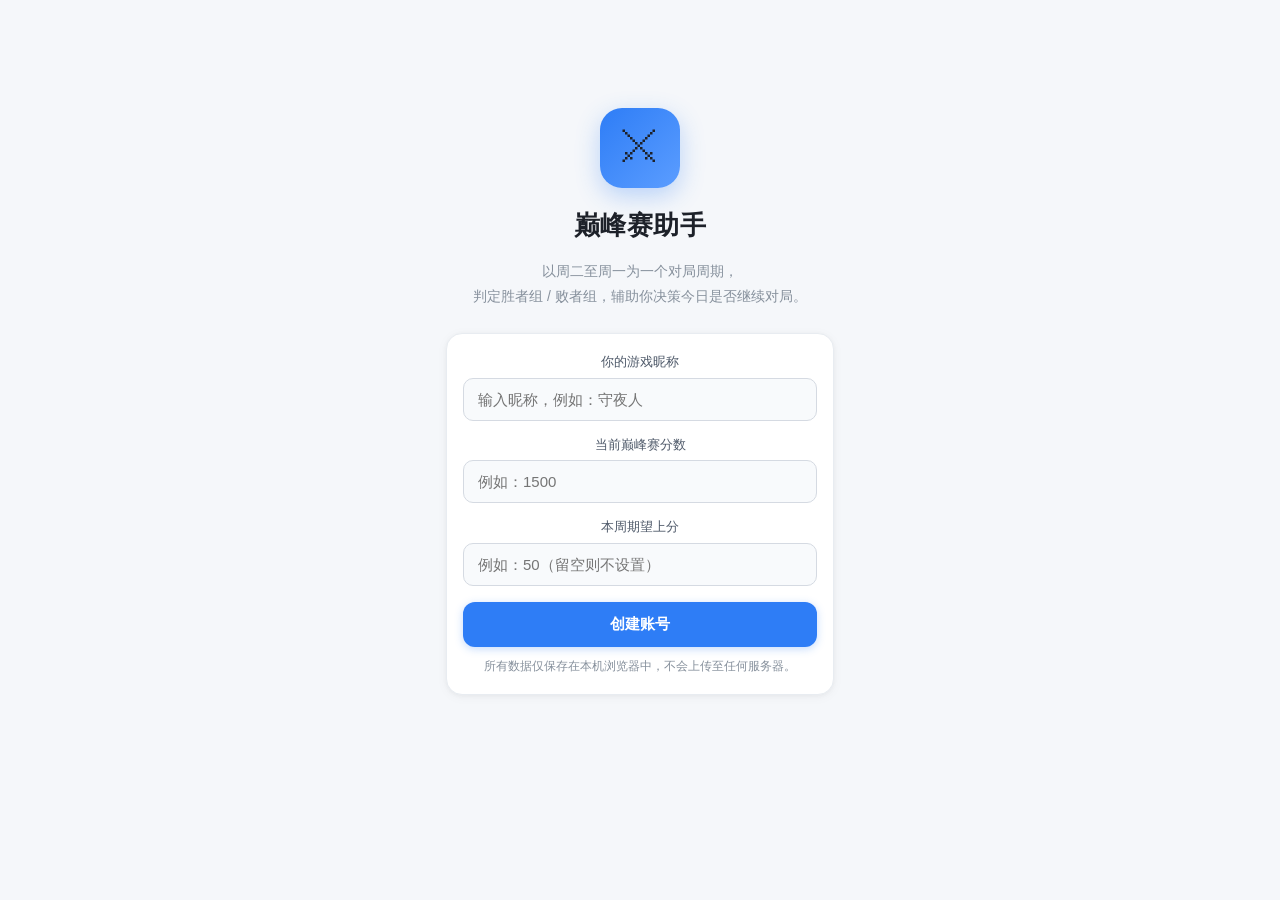
<file: index.html>
<!DOCTYPE html>
<html lang="zh-CN">
<head>
  <meta charset="UTF-8" />
  <meta name="viewport" content="width=device-width, initial-scale=1.0, maximum-scale=1.0, user-scalable=no, viewport-fit=cover" />
  <meta name="theme-color" content="#F5F7FA" />
  <title>巅峰赛助手</title>
  <link rel="stylesheet" href="style.css" />
</head>
<body>
  <!-- 注册页 -->
  <div id="page-onboard" class="page onboard hidden">
    <div class="onboard-inner">
      <div class="logo">⚔</div>
      <h1 class="app-title">巅峰赛助手</h1>
      <p class="app-sub">以周二至周一为一个对局周期，<br>判定胜者组 / 败者组，辅助你决策今日是否继续对局。</p>
      <div class="card">
        <label class="label">你的游戏昵称</label>
        <input id="onboard-nickname" class="input" type="text" maxlength="12" placeholder="输入昵称，例如：守夜人" autocomplete="off" />
        <label class="label" style="margin-top:14px">当前巅峰赛分数</label>
        <input id="onboard-score" class="input" type="number" inputmode="numeric" placeholder="例如：1500" autocomplete="off" />
        <label class="label" style="margin-top:14px">本周期望上分</label>
        <input id="onboard-weektarget" class="input" type="number" inputmode="numeric" placeholder="例如：50（留空则不设置）" autocomplete="off" />
        <button id="onboard-btn" class="btn btn-primary btn-block">创建账号</button>
        <p class="tip">所有数据仅保存在本机浏览器中，不会上传至任何服务器。</p>
      </div>
    </div>
  </div>

  <!-- 主应用 -->
  <div id="app" class="app hidden">
    <!-- 首页：今日对局 -->
    <div id="view-home" class="view">
      <div class="topbar">
        <div class="topbar-left">
          <div class="nickname" id="home-nickname">—</div>
          <div class="score-line">
            <span class="score-big" id="home-score">0</span>
            <span class="score-unit">巅峰分</span>
          </div>
        </div>
        <div class="topbar-right">
          <div class="week-progress">
            <div class="week-label">本周累计</div>
            <div class="week-val" id="home-week-total">+0</div>
            <div class="week-goal" id="home-week-goal">目标 —</div>
            <div class="week-progress-bar" id="home-week-bar"><div class="week-progress-fill" id="home-week-fill" style="width:0%"></div></div>
          </div>
          <div class="today-badge" id="home-day-badge">—</div>
        </div>
      </div>

      <div class="card period-card" id="period-card">
        <div class="period-title" id="period-title">—</div>
        <div class="period-desc" id="period-desc">—</div>
      </div>

      <div id="rule-alert" class="rule-alert hidden">
        <span class="rule-alert-icon">⚠</span>
        <span class="rule-alert-text" id="rule-alert-text"></span>
        <button id="rule-skip-btn" class="rule-alert-skip">忽略并继续</button>
      </div>

      <div class="card">
        <div class="card-head">
          <h2>今日对局</h2>
          <span class="day-of-week" id="game-day">—</span>
        </div>
        <div id="games-area" class="games-area"></div>
        <div id="verdict-box" class="verdict-box hidden"></div>
        <div class="score-entry">
          <div class="score-entry-row">
            <div class="score-entry-item">
              <label>今日总变化（必填）</label>
              <div class="score-input-wrap">
                <input id="total-change" class="input score-input" type="number" inputmode="numeric" placeholder="如 48 或 -25" />
                <span class="score-input-unit">分</span>
              </div>
            </div>
          </div>
          <p class="tip">仅需填写当日总分变化，不强制逐把填写。</p>
        </div>
        <button id="save-today-btn" class="btn btn-primary btn-block">保存今日战绩</button>
      </div>

      <div class="card" id="tomorrow-card">
        <div class="card-head"><h2>明日建议</h2></div>
        <div id="tomorrow-body" class="tomorrow-body">—</div>
      </div>
    </div>

    <!-- 日历 -->
    <div id="view-calendar" class="view hidden">
      <div class="cal-header">
        <button class="cal-nav" id="cal-prev">‹</button>
        <div class="cal-title" id="cal-title">2026 第 35 周</div>
        <button class="cal-nav" id="cal-next">›</button>
      </div>
      <div class="cal-grid" id="cal-grid"></div>
      <div class="cal-legend">
        <span class="legend-item"><i class="dot dot-up"></i>上分</span>
        <span class="legend-item"><i class="dot dot-down"></i>掉分</span>
        <span class="legend-item"><i class="dot dot-rest"></i>休息</span>
        <span class="legend-item"><i class="dot dot-ch"></i>挑战赛</span>
        <span class="legend-item"><i class="dot dot-future"></i>未打</span>
      </div>
      <div class="card list-card">
        <div class="card-head"><h2>本周期战绩</h2><span class="list-total" id="list-total"></span></div>
        <div id="cal-list" class="cal-list"></div>
      </div>
    </div>

    <!-- 设置 -->
    <div id="view-settings" class="view hidden">
      <div class="card">
        <div class="card-head"><h2>账号</h2></div>
        <label class="label">昵称</label>
        <input id="set-nickname" class="input" type="text" maxlength="12" />
        <label class="label" style="margin-top:12px">当前巅峰分</label>
        <input id="set-score" class="input" type="number" inputmode="numeric" />
        <button id="set-save-btn" class="btn btn-primary btn-block" style="margin-top:16px">保存</button>
      </div>
      <div class="card">
        <div class="card-head"><h2>周期目标</h2></div>
        <label class="label">本周期望上分</label>
        <input id="set-weektarget" class="input" type="number" inputmode="numeric" placeholder="留空则不设置目标" />
        <button id="set-weektarget-btn" class="btn btn-primary btn-block" style="margin-top:16px">保存目标</button>
        <p class="tip">设置后，首页与日历将实时对比实际累计与期望目标。</p>
      </div>
      <div class="card">
        <div class="card-head"><h2>规则</h2></div>
        <div class="rule-block">
          <div class="rule-block-title">系统规则</div>
          <ul class="rule-list">
            <li>以周二为周期起点，至周一为一个完整周期。</li>
            <li>每日对局满 4 把后判定胜者组 / 败者组。</li>
            <li>前 2 把连续失败，直接判定为败者组。</li>
            <li>胜者组可继续记录第 5、6……把；败者组建议停止。</li>
            <li>当日上分，次日建议休息；未上分，次日可继续对局。</li>
            <li>周五与周六为挑战赛，界面以紫色标识。</li>
          </ul>
        </div>
        <div class="rule-block">
          <div class="rule-block-title">自定义规则（可选，非强制）</div>
          <div class="rule-custom-row">
            <span class="rule-custom-label">连续失败 N 把后提醒停止</span>
            <input id="set-maxloss" class="input rule-custom-input" type="number" inputmode="numeric" min="1" />
          </div>
          <div class="rule-custom-row">
            <span class="rule-custom-label">连续获胜 N 把后提醒停止</span>
            <input id="set-maxwin" class="input rule-custom-input" type="number" inputmode="numeric" min="1" />
          </div>
          <button id="set-rules-btn" class="btn btn-primary btn-block" style="margin-top:12px">保存自定义规则</button>
          <p class="tip">达到阈值时会在首页给出提示并锁定保存按钮，可随时选择"忽略并继续"。</p>
        </div>
      </div>
      <div class="card">
        <div class="card-head"><h2>数据</h2></div>
        <div class="set-actions">
          <button id="export-btn" class="btn btn-ghost">导出数据 (JSON)</button>
          <button id="import-btn" class="btn btn-ghost">导入数据</button>
          <input id="import-file" type="file" accept="application/json,.json" class="hidden" />
          <button id="clear-btn" class="btn btn-danger">清除全部数据</button>
        </div>
        <p class="tip">导出为 JSON 备份，更换设备时导入即可恢复。</p>
      </div>
      <div class="card">
        <div class="card-head"><h2>关于</h2></div>
        <p class="about-text">本工具依据"巅峰赛对局"规则运作：<br>
          周二为一周期起点，对局满 4 把判定胜者组 / 败者组，前 2 把连败直接判定为败者组；<br>
          胜者组可继续对局（第 5、6……把）；<br>
          当日上分次日建议休息，未上分次日可继续；<br>
          周五与周六为挑战赛，以紫色标识。</p>
      </div>
    </div>

    <!-- 底部导航 -->
    <nav class="tabbar">
      <button class="tab active" data-view="home"><span class="tab-icon">⚔️</span>今日</button>
      <button class="tab" data-view="calendar"><span class="tab-icon">📅</span>日历</button>
      <button class="tab" data-view="settings"><span class="tab-icon">⚙️</span>设置</button>
    </nav>
  </div>

  <!-- 通用弹窗 -->
  <div id="modal" class="modal hidden">
    <div class="modal-mask"></div>
    <div class="modal-box">
      <div class="modal-title" id="modal-title">提示</div>
      <div class="modal-body" id="modal-body"></div>
      <div class="modal-actions" id="modal-actions"></div>
    </div>
  </div>

  <div id="toast" class="toast hidden"></div>

  <script src="app.js"></script>
</body>
</html>
</file>
<file: style.css>
:root {
  --bg: #F5F7FA;
  --card: #FFFFFF;
  --card2: #F8FAFC;
  --line: #E8ECF1;
  --line-strong: #D5DAE2;
  --text: #1D2129;
  --text-dim: #4E5969;
  --text-faint: #86909C;
  --primary: #2E7DF6;
  --primary-dim: #E8F1FF;
  --green: #00B42A;
  --green-bg: #E8FFF0;
  --red: #F53F3F;
  --red-bg: #FFECE8;
  --blue: #2E7DF6;
  --blue-bg: #E8F1FF;
  --purple: #7B61FF;
  --purple-bg: #F3EFFF;
  --orange: #FF7D00;
  --orange-bg: #FFF7E8;
  --radius: 16px;
  --shadow: 0 1px 4px rgba(0,0,0,.04), 0 2px 12px rgba(0,0,0,.04);
  --safe-b: env(safe-area-inset-bottom, 0px);
}
* { margin: 0; padding: 0; box-sizing: border-box; -webkit-tap-highlight-color: transparent; }
html, body { height: 100%; }
body {
  font-family: -apple-system, BlinkMacSystemFont, "PingFang SC", "Microsoft YaHei", "Segoe UI", sans-serif;
  background: var(--bg);
  color: var(--text);
  font-size: 15px;
  line-height: 1.5;
  overflow-x: hidden;
}
.hidden { display: none !important; }

/* 卡片 / 通用 */
.card {
  background: var(--card);
  border: 1px solid var(--line);
  border-radius: var(--radius);
  padding: 18px 16px;
  margin: 12px 16px;
  box-shadow: var(--shadow);
}
.card-head { display: flex; align-items: center; justify-content: space-between; margin-bottom: 14px; }
.card-head h2 { font-size: 15px; font-weight: 700; color: var(--text); }
.label { display: block; color: var(--text-dim); font-size: 13px; font-weight: 500; margin-bottom: 6px; }
.input {
  width: 100%; background: var(--card2); border: 1px solid var(--line-strong);
  border-radius: 10px; padding: 12px 14px; color: var(--text); font-size: 15px; outline: none;
  transition: border-color .15s, box-shadow .15s, background .15s;
}
.input:focus { border-color: var(--primary); box-shadow: 0 0 0 3px rgba(46,125,246,.12); background: #fff; }
.tip { color: var(--text-faint); font-size: 12px; margin-top: 10px; line-height: 1.6; }
.about-text { color: var(--text-dim); font-size: 13px; line-height: 1.9; }

.btn {
  border: none; border-radius: 12px; padding: 13px 18px; font-size: 15px;
  font-weight: 600; cursor: pointer; transition: transform .06s, opacity .15s, box-shadow .15s;
  display: inline-flex; align-items: center; justify-content: center; gap: 6px;
}
.btn:active { transform: scale(.97); }
.btn-primary { background: var(--primary); color: #fff; box-shadow: 0 2px 8px rgba(46,125,246,.28); }
.btn-primary:disabled { background: #C9D4E4; box-shadow: none; color: #fff; }
.btn-ghost { background: var(--card); border: 1px solid var(--line-strong); color: var(--text-dim); width: 100%; }
.btn-ghost:active { background: var(--card2); }
.btn-danger { background: var(--red-bg); border: 1px solid var(--red); color: var(--red); width: 100%; margin-top: 8px; }
.btn-danger:active { background: #FFDCD7; }
.btn-block { width: 100%; margin-top: 16px; }

/* 注册页 */
.onboard { min-height: 100%; padding: 0 16px; }
.onboard-inner { max-width: 420px; margin: 0 auto; padding-top: 12vh; text-align: center; }
.logo {
  width: 80px; height: 80px; margin: 0 auto 18px; border-radius: 22px;
  background: linear-gradient(135deg, var(--primary) 0%, #5B9DFF 100%);
  display: flex; align-items: center; justify-content: center; font-size: 40px;
  box-shadow: 0 8px 24px rgba(46,125,246,.3);
}
.app-title { font-size: 26px; font-weight: 800; color: var(--text); letter-spacing: .5px; }
.app-sub { color: var(--text-faint); font-size: 14px; margin: 14px 0 24px; line-height: 1.8; }

/* 主应用布局 */
.app { max-width: 520px; margin: 0 auto; padding-bottom: calc(72px + var(--safe-b)); }
.view { animation: fadein .2s ease; }
@keyframes fadein { from { opacity: 0; transform: translateY(6px); } to { opacity: 1; transform: none; } }

.topbar {
  display: flex; justify-content: space-between; align-items: stretch; gap: 12px;
  margin: 12px 16px 0; padding: 18px 16px;
  background: var(--card);
  border: 1px solid var(--line); border-radius: var(--radius);
  box-shadow: var(--shadow);
}
.topbar-left { display: flex; flex-direction: column; gap: 4px; }
.nickname { font-size: 14px; font-weight: 600; color: var(--text-dim); }
.score-line { display: flex; align-items: baseline; gap: 6px; }
.score-big { font-size: 34px; font-weight: 800; color: var(--text); line-height: 1; }
.score-unit { font-size: 12px; color: var(--text-faint); }
.topbar-right { display: flex; flex-direction: column; align-items: flex-end; justify-content: space-between; }
.week-progress { text-align: right; }
.week-label { font-size: 11px; color: var(--text-faint); }
.week-val { font-size: 22px; font-weight: 800; }
.week-val.pos { color: var(--green); } .week-val.neg { color: var(--red); } .week-val.zero { color: var(--text-faint); }
.week-goal { font-size: 10px; color: var(--text-faint); }
.today-badge { font-size: 12px; font-weight: 700; padding: 3px 10px; border-radius: 999px; background: var(--primary-dim); border: 1px solid var(--line); color: var(--primary); white-space: nowrap; }
.today-badge.badge-ch { border-color: var(--purple); color: var(--purple); background: var(--purple-bg); }

/* 周目标进度条 */
.week-progress-bar { width: 120px; height: 6px; border-radius: 999px; background: var(--line); margin-top: 4px; overflow: hidden; }
.week-progress-fill { height: 100%; border-radius: 999px; background: var(--green); transition: width .4s ease; }
.week-progress-fill.mid { background: var(--primary); }

/* 周期提示卡 */
.period-card { border-left: 3px solid var(--primary); }
.period-card.period-ch { border-left-color: var(--purple); background: linear-gradient(135deg, var(--purple-bg), var(--card)); }
.period-card.period-ch .period-title { color: var(--purple); }
.period-title { font-weight: 700; font-size: 15px; margin-bottom: 4px; }
.period-desc { color: var(--text-dim); font-size: 13px; line-height: 1.7; }
.day-of-week { font-size: 13px; color: var(--text-faint); }

/* 自定义规则提醒（橙色） */
.rule-alert {
  background: var(--orange-bg); border: 1px solid var(--orange);
  border-radius: 12px; padding: 12px 14px; margin-bottom: 14px;
  display: flex; align-items: center; gap: 10px;
}
.rule-alert-icon { font-size: 20px; flex-shrink: 0; }
.rule-alert-text { flex: 1; font-size: 13px; color: var(--orange); font-weight: 600; line-height: 1.5; }
.rule-alert-skip {
  border: none; background: transparent; color: var(--orange); font-size: 12px;
  font-weight: 600; cursor: pointer; text-decoration: underline; padding: 4px 6px;
  flex-shrink: 0;
}

/* 对局区 */
.games-area { display: flex; flex-direction: column; gap: 10px; margin-bottom: 14px; }
.game-row {
  display: flex; align-items: center; gap: 12px;
  background: var(--card2); border: 1px solid var(--line); border-radius: 12px; padding: 12px;
}
.game-row.locked { opacity: .5; }
.game-idx { font-size: 13px; color: var(--text-faint); width: 52px; flex-shrink: 0; }
.game-result { flex: 1; display: flex; gap: 8px; }
.game-btn {
  flex: 1; border: 1px solid var(--line-strong); background: #fff; color: var(--text-dim);
  border-radius: 10px; padding: 10px; font-size: 15px; font-weight: 700; cursor: pointer;
  transition: all .15s;
}
.game-btn.win.active { background: var(--green-bg); border-color: var(--green); color: var(--green); }
.game-btn.loss.active { background: var(--red-bg); border-color: var(--red); color: var(--red); }
.game-clear { border: none; background: transparent; color: var(--text-faint); font-size: 18px; cursor: pointer; padding: 0 4px; }
/* 挑战赛对局行（紫色强调） */
.game-row.game-ch { background: linear-gradient(90deg, var(--purple-bg), var(--card2)); border-color: var(--purple); }
.game-row.game-ch .game-idx { color: var(--purple); }
/* 继续记录按钮 */
.btn-add-more {
  width: 100%; margin-top: 2px; border: 1px dashed var(--line-strong); background: transparent;
  color: var(--text-dim); border-radius: 12px; padding: 12px; font-size: 14px; cursor: pointer;
}
.btn-add-more:active { background: var(--card2); }

/* 判定结果 */
.verdict-box { border-radius: 14px; padding: 16px; margin-bottom: 14px; text-align: center; border: 1px solid; }
.verdict-box.win { background: var(--green-bg); border-color: var(--green); }
.verdict-box.loss { background: var(--red-bg); border-color: var(--red); }
.verdict-box.wait { background: var(--blue-bg); border-color: var(--blue); }
/* 挑战赛判定框（紫色） */
.verdict-box.win.game-ch-verdict { background: var(--purple-bg); border-color: var(--purple); }
.verdict-box.win.game-ch-verdict .v-tag,
.verdict-box.win.game-ch-verdict .v-main { color: var(--purple); }
.verdict-box .v-tag { font-size: 12px; font-weight: 700; letter-spacing: 1px; margin-bottom: 4px; }
.verdict-box.win .v-tag { color: var(--green); } .verdict-box.loss .v-tag { color: var(--red); } .verdict-box.wait .v-tag { color: var(--blue); }
.verdict-box .v-main { font-size: 22px; font-weight: 800; margin-bottom: 6px; }
.verdict-box .v-advice { font-size: 13px; color: var(--text-dim); line-height: 1.7; }

/* 分数输入 */
.score-entry { margin: 4px 0 4px; }
.score-input-wrap { position: relative; }
.score-input { padding-right: 44px; }
.score-input-unit { position: absolute; right: 14px; top: 50%; transform: translateY(-50%); color: var(--text-faint); font-size: 13px; }

/* 明日建议 */
.tomorrow-body { font-size: 14px; line-height: 1.8; color: var(--text-dim); }
.tomorrow-body .t-line { display: flex; gap: 8px; margin-bottom: 6px; }
.tomorrow-body .t-ico { flex-shrink: 0; }

/* 日历 */
.cal-header { display: flex; align-items: center; justify-content: space-between; margin: 14px 16px 10px; }
.cal-title { font-size: 16px; font-weight: 700; color: var(--text); }
.cal-nav { width: 38px; height: 38px; border-radius: 50%; border: 1px solid var(--line-strong); background: var(--card); color: var(--text); font-size: 22px; line-height: 1; cursor: pointer; }
.cal-nav:active { background: var(--card2); }
.cal-grid { display: grid; grid-template-columns: repeat(7, 1fr); gap: 6px; margin: 0 16px 12px; }
.cal-cell {
  border-radius: 12px; padding: 8px 2px; text-align: center; border: 1px solid var(--line);
  background: var(--card); cursor: default; min-height: 62px; position: relative;
  display: flex; flex-direction: column; align-items: center; justify-content: flex-start; gap: 2px;
}
.cal-cell.future { opacity: .45; }
.cal-cell.today { border-color: var(--primary); box-shadow: 0 0 0 1px var(--primary) inset; }
.cal-cell .c-dow { font-size: 10px; color: var(--text-faint); }
.cal-cell .c-date { font-size: 15px; font-weight: 700; color: var(--text); }
.cal-cell .c-score { font-size: 11px; font-weight: 700; margin-top: 2px; }
.cal-cell .c-group { font-size: 10px; }
.cal-cell.st-up { border-color: var(--green); } .cal-cell.st-up .c-score { color: var(--green); }
.cal-cell.st-down { border-color: var(--red); } .cal-cell.st-down .c-score { color: var(--red); }
.cal-cell.st-rest .c-score { color: var(--text-faint); }
.cal-cell .c-gw { color: var(--green); font-size: 10px; }
.cal-cell .c-gl { color: var(--red); font-size: 10px; }
.cal-cell .c-ch { font-size: 13px; margin-top: 1px; }
/* 挑战赛日历格 */
.cal-cell.cal-ch { border-color: var(--purple); background: linear-gradient(180deg, var(--purple-bg), var(--card)); }
.cal-cell.cal-ch .c-dow { color: var(--purple); font-weight: 700; }

.cal-legend { display: flex; justify-content: center; gap: 14px; margin: 0 16px 8px; }
.legend-item { display: flex; align-items: center; gap: 5px; font-size: 11px; color: var(--text-faint); }
.dot { width: 10px; height: 10px; border-radius: 3px; display: inline-block; }
.dot-up { background: var(--green); } .dot-down { background: var(--red); }
.dot-rest { background: #C9CDD4; } .dot-future { background: #E8ECF1; }
.dot-ch { background: var(--purple); }

.list-card { margin-bottom: 12px; }
.list-total { font-size: 14px; font-weight: 700; }
.cal-list { display: flex; flex-direction: column; gap: 8px; }
.list-item { display: flex; align-items: center; gap: 12px; background: var(--card2); border: 1px solid var(--line); border-radius: 12px; padding: 12px; }
.list-item .li-date { width: 74px; flex-shrink: 0; }
.list-item .li-dow { font-size: 12px; color: var(--text-faint); }
.list-item .li-day { font-size: 15px; font-weight: 700; color: var(--text); }
.list-item .li-mid { flex: 1; }
.list-item .li-rec { font-size: 14px; font-weight: 700; letter-spacing: 2px; color: var(--text); }
.list-item .li-grp { font-size: 11px; color: var(--text-faint); margin-top: 2px; }
.list-item .li-score { font-size: 17px; font-weight: 800; }
.list-item .li-score.pos { color: var(--green); } .list-item .li-score.neg { color: var(--red); }
.list-empty { color: var(--text-faint); font-size: 13px; text-align: center; padding: 20px 0; }
/* 挑战赛列表项 */
.list-item.list-ch { border-color: var(--purple); background: linear-gradient(90deg, var(--purple-bg), var(--card2)); }
.li-ch-tag { font-size: 10px; color: var(--purple); font-weight: 700; }

/* 设置 */
.set-actions { display: flex; flex-direction: column; gap: 8px; }
.rule-block { margin-top: 14px; padding-top: 14px; border-top: 1px solid var(--line); }
.rule-block:first-child { margin-top: 0; padding-top: 0; border-top: none; }
.rule-block-title { font-size: 14px; font-weight: 700; color: var(--text); margin-bottom: 10px; display: flex; align-items: center; gap: 6px; }
.rule-list { list-style: none; }
.rule-list li { font-size: 13px; color: var(--text-dim); line-height: 1.7; padding: 6px 0 6px 18px; position: relative; }
.rule-list li::before { content: ""; position: absolute; left: 4px; top: 13px; width: 6px; height: 6px; border-radius: 50%; background: var(--primary); }
.rule-custom-row { display: flex; align-items: center; justify-content: space-between; gap: 12px; padding: 8px 0; }
.rule-custom-label { font-size: 13px; color: var(--text-dim); }
.rule-custom-input { width: 72px; text-align: center; padding: 8px; }

/* 底部导航 */
.tabbar {
  position: fixed; left: 0; right: 0; bottom: 0; max-width: 520px; margin: 0 auto;
  display: flex; background: rgba(255,255,255,.94); backdrop-filter: blur(12px);
  border-top: 1px solid var(--line); padding-bottom: var(--safe-b); z-index: 50;
}
.tab {
  flex: 1; border: none; background: transparent; color: var(--text-faint);
  padding: 10px 0 8px; font-size: 12px; cursor: pointer; display: flex; flex-direction: column; align-items: center; gap: 2px;
}
.tab.active { color: var(--primary); }
.tab-icon { font-size: 20px; }

/* 弹窗 / toast */
.modal { position: fixed; inset: 0; z-index: 100; display: flex; align-items: center; justify-content: center; padding: 24px; }
.modal-mask { position: absolute; inset: 0; background: rgba(29,33,41,.45); }
.modal-box { position: relative; width: 100%; max-width: 340px; background: var(--card); border: 1px solid var(--line); border-radius: 16px; padding: 20px; animation: pop .18s ease; box-shadow: 0 12px 40px rgba(0,0,0,.18); }
@keyframes pop { from { transform: scale(.92); opacity: 0; } to { transform: none; opacity: 1; } }
.modal-title { font-size: 16px; font-weight: 700; margin-bottom: 10px; color: var(--text); }
.modal-body { font-size: 14px; color: var(--text-dim); line-height: 1.7; margin-bottom: 18px; }
.modal-actions { display: flex; gap: 10px; }
.modal-actions .btn { flex: 1; margin-top: 0; }

.toast {
  position: fixed; left: 50%; transform: translateX(-50%); bottom: 90px;
  background: var(--text); border: 1px solid var(--line); color: #fff;
  padding: 10px 18px; border-radius: 999px; font-size: 14px; z-index: 200;
  box-shadow: 0 8px 24px rgba(0,0,0,.2); animation: toastin .2s ease; max-width: 80vw; text-align: center;
}
@keyframes toastin { from { opacity: 0; transform: translate(-50%, 10px); } to { opacity: 1; transform: translate(-50%, 0); } }
</file>
<file: web/style.css>
:root {
  --bg: #F5F7FA;
  --card: #FFFFFF;
  --card2: #F8FAFC;
  --line: #E8ECF1;
  --line-strong: #D5DAE2;
  --text: #1D2129;
  --text-dim: #4E5969;
  --text-faint: #86909C;
  --primary: #2E7DF6;
  --primary-dim: #E8F1FF;
  --green: #00B42A;
  --green-bg: #E8FFF0;
  --red: #F53F3F;
  --red-bg: #FFECE8;
  --blue: #2E7DF6;
  --blue-bg: #E8F1FF;
  --purple: #7B61FF;
  --purple-bg: #F3EFFF;
  --orange: #FF7D00;
  --orange-bg: #FFF7E8;
  --radius: 16px;
  --shadow: 0 1px 4px rgba(0,0,0,.04), 0 2px 12px rgba(0,0,0,.04);
  --safe-b: env(safe-area-inset-bottom, 0px);
}
* { margin: 0; padding: 0; box-sizing: border-box; -webkit-tap-highlight-color: transparent; }
html, body { height: 100%; }
body {
  font-family: -apple-system, BlinkMacSystemFont, "PingFang SC", "Microsoft YaHei", "Segoe UI", sans-serif;
  background: var(--bg);
  color: var(--text);
  font-size: 15px;
  line-height: 1.5;
  overflow-x: hidden;
}
.hidden { display: none !important; }

/* 卡片 / 通用 */
.card {
  background: var(--card);
  border: 1px solid var(--line);
  border-radius: var(--radius);
  padding: 18px 16px;
  margin: 12px 16px;
  box-shadow: var(--shadow);
}
.card-head { display: flex; align-items: center; justify-content: space-between; margin-bottom: 14px; }
.card-head h2 { font-size: 15px; font-weight: 700; color: var(--text); }
.label { display: block; color: var(--text-dim); font-size: 13px; font-weight: 500; margin-bottom: 6px; }
.input {
  width: 100%; background: var(--card2); border: 1px solid var(--line-strong);
  border-radius: 10px; padding: 12px 14px; color: var(--text); font-size: 15px; outline: none;
  transition: border-color .15s, box-shadow .15s, background .15s;
}
.input:focus { border-color: var(--primary); box-shadow: 0 0 0 3px rgba(46,125,246,.12); background: #fff; }
.tip { color: var(--text-faint); font-size: 12px; margin-top: 10px; line-height: 1.6; }
.about-text { color: var(--text-dim); font-size: 13px; line-height: 1.9; }

.btn {
  border: none; border-radius: 12px; padding: 13px 18px; font-size: 15px;
  font-weight: 600; cursor: pointer; transition: transform .06s, opacity .15s, box-shadow .15s;
  display: inline-flex; align-items: center; justify-content: center; gap: 6px;
}
.btn:active { transform: scale(.97); }
.btn-primary { background: var(--primary); color: #fff; box-shadow: 0 2px 8px rgba(46,125,246,.28); }
.btn-primary:disabled { background: #C9D4E4; box-shadow: none; color: #fff; }
.btn-ghost { background: var(--card); border: 1px solid var(--line-strong); color: var(--text-dim); width: 100%; }
.btn-ghost:active { background: var(--card2); }
.btn-danger { background: var(--red-bg); border: 1px solid var(--red); color: var(--red); width: 100%; margin-top: 8px; }
.btn-danger:active { background: #FFDCD7; }
.btn-block { width: 100%; margin-top: 16px; }

/* 注册页 */
.onboard { min-height: 100%; padding: 0 16px; }
.onboard-inner { max-width: 420px; margin: 0 auto; padding-top: 12vh; text-align: center; }
.logo {
  width: 80px; height: 80px; margin: 0 auto 18px; border-radius: 22px;
  background: linear-gradient(135deg, var(--primary) 0%, #5B9DFF 100%);
  display: flex; align-items: center; justify-content: center; font-size: 40px;
  box-shadow: 0 8px 24px rgba(46,125,246,.3);
}
.app-title { font-size: 26px; font-weight: 800; color: var(--text); letter-spacing: .5px; }
.app-sub { color: var(--text-faint); font-size: 14px; margin: 14px 0 24px; line-height: 1.8; }

/* 主应用布局 */
.app { max-width: 520px; margin: 0 auto; padding-bottom: calc(72px + var(--safe-b)); }
.view { animation: fadein .2s ease; }
@keyframes fadein { from { opacity: 0; transform: translateY(6px); } to { opacity: 1; transform: none; } }

.topbar {
  display: flex; justify-content: space-between; align-items: stretch; gap: 12px;
  margin: 12px 16px 0; padding: 18px 16px;
  background: var(--card);
  border: 1px solid var(--line); border-radius: var(--radius);
  box-shadow: var(--shadow);
}
.topbar-left { display: flex; flex-direction: column; gap: 4px; }
.nickname { font-size: 14px; font-weight: 600; color: var(--text-dim); }
.score-line { display: flex; align-items: baseline; gap: 6px; }
.score-big { font-size: 34px; font-weight: 800; color: var(--text); line-height: 1; }
.score-unit { font-size: 12px; color: var(--text-faint); }
.topbar-right { display: flex; flex-direction: column; align-items: flex-end; justify-content: space-between; }
.week-progress { text-align: right; }
.week-label { font-size: 11px; color: var(--text-faint); }
.week-val { font-size: 22px; font-weight: 800; }
.week-val.pos { color: var(--green); } .week-val.neg { color: var(--red); } .week-val.zero { color: var(--text-faint); }
.week-goal { font-size: 10px; color: var(--text-faint); }
.today-badge { font-size: 12px; font-weight: 700; padding: 3px 10px; border-radius: 999px; background: var(--primary-dim); border: 1px solid var(--line); color: var(--primary); white-space: nowrap; }
.today-badge.badge-ch { border-color: var(--purple); color: var(--purple); background: var(--purple-bg); }

/* 周目标进度条 */
.week-progress-bar { width: 120px; height: 6px; border-radius: 999px; background: var(--line); margin-top: 4px; overflow: hidden; }
.week-progress-fill { height: 100%; border-radius: 999px; background: var(--green); transition: width .4s ease; }
.week-progress-fill.mid { background: var(--primary); }

/* 周期提示卡 */
.period-card { border-left: 3px solid var(--primary); }
.period-card.period-ch { border-left-color: var(--purple); background: linear-gradient(135deg, var(--purple-bg), var(--card)); }
.period-card.period-ch .period-title { color: var(--purple); }
.period-title { font-weight: 700; font-size: 15px; margin-bottom: 4px; }
.period-desc { color: var(--text-dim); font-size: 13px; line-height: 1.7; }
.day-of-week { font-size: 13px; color: var(--text-faint); }

/* 自定义规则提醒（橙色） */
.rule-alert {
  background: var(--orange-bg); border: 1px solid var(--orange);
  border-radius: 12px; padding: 12px 14px; margin-bottom: 14px;
  display: flex; align-items: center; gap: 10px;
}
.rule-alert-icon { font-size: 20px; flex-shrink: 0; }
.rule-alert-text { flex: 1; font-size: 13px; color: var(--orange); font-weight: 600; line-height: 1.5; }
.rule-alert-skip {
  border: none; background: transparent; color: var(--orange); font-size: 12px;
  font-weight: 600; cursor: pointer; text-decoration: underline; padding: 4px 6px;
  flex-shrink: 0;
}

/* 对局区 */
.games-area { display: flex; flex-direction: column; gap: 10px; margin-bottom: 14px; }
.game-row {
  display: flex; align-items: center; gap: 12px;
  background: var(--card2); border: 1px solid var(--line); border-radius: 12px; padding: 12px;
}
.game-row.locked { opacity: .5; }
.game-idx { font-size: 13px; color: var(--text-faint); width: 52px; flex-shrink: 0; }
.game-result { flex: 1; display: flex; gap: 8px; }
.game-btn {
  flex: 1; border: 1px solid var(--line-strong); background: #fff; color: var(--text-dim);
  border-radius: 10px; padding: 10px; font-size: 15px; font-weight: 700; cursor: pointer;
  transition: all .15s;
}
.game-btn.win.active { background: var(--green-bg); border-color: var(--green); color: var(--green); }
.game-btn.loss.active { background: var(--red-bg); border-color: var(--red); color: var(--red); }
.game-clear { border: none; background: transparent; color: var(--text-faint); font-size: 18px; cursor: pointer; padding: 0 4px; }
/* 挑战赛对局行（紫色强调） */
.game-row.game-ch { background: linear-gradient(90deg, var(--purple-bg), var(--card2)); border-color: var(--purple); }
.game-row.game-ch .game-idx { color: var(--purple); }
/* 继续记录按钮 */
.btn-add-more {
  width: 100%; margin-top: 2px; border: 1px dashed var(--line-strong); background: transparent;
  color: var(--text-dim); border-radius: 12px; padding: 12px; font-size: 14px; cursor: pointer;
}
.btn-add-more:active { background: var(--card2); }

/* 判定结果 */
.verdict-box { border-radius: 14px; padding: 16px; margin-bottom: 14px; text-align: center; border: 1px solid; }
.verdict-box.win { background: var(--green-bg); border-color: var(--green); }
.verdict-box.loss { background: var(--red-bg); border-color: var(--red); }
.verdict-box.wait { background: var(--blue-bg); border-color: var(--blue); }
/* 挑战赛判定框（紫色） */
.verdict-box.win.game-ch-verdict { background: var(--purple-bg); border-color: var(--purple); }
.verdict-box.win.game-ch-verdict .v-tag,
.verdict-box.win.game-ch-verdict .v-main { color: var(--purple); }
.verdict-box .v-tag { font-size: 12px; font-weight: 700; letter-spacing: 1px; margin-bottom: 4px; }
.verdict-box.win .v-tag { color: var(--green); } .verdict-box.loss .v-tag { color: var(--red); } .verdict-box.wait .v-tag { color: var(--blue); }
.verdict-box .v-main { font-size: 22px; font-weight: 800; margin-bottom: 6px; }
.verdict-box .v-advice { font-size: 13px; color: var(--text-dim); line-height: 1.7; }

/* 分数输入 */
.score-entry { margin: 4px 0 4px; }
.score-input-wrap { position: relative; }
.score-input { padding-right: 44px; }
.score-input-unit { position: absolute; right: 14px; top: 50%; transform: translateY(-50%); color: var(--text-faint); font-size: 13px; }

/* 明日建议 */
.tomorrow-body { font-size: 14px; line-height: 1.8; color: var(--text-dim); }
.tomorrow-body .t-line { display: flex; gap: 8px; margin-bottom: 6px; }
.tomorrow-body .t-ico { flex-shrink: 0; }

/* 日历 */
.cal-header { display: flex; align-items: center; justify-content: space-between; margin: 14px 16px 10px; }
.cal-title { font-size: 16px; font-weight: 700; color: var(--text); }
.cal-nav { width: 38px; height: 38px; border-radius: 50%; border: 1px solid var(--line-strong); background: var(--card); color: var(--text); font-size: 22px; line-height: 1; cursor: pointer; }
.cal-nav:active { background: var(--card2); }
.cal-grid { display: grid; grid-template-columns: repeat(7, 1fr); gap: 6px; margin: 0 16px 12px; }
.cal-cell {
  border-radius: 12px; padding: 8px 2px; text-align: center; border: 1px solid var(--line);
  background: var(--card); cursor: default; min-height: 62px; position: relative;
  display: flex; flex-direction: column; align-items: center; justify-content: flex-start; gap: 2px;
}
.cal-cell.future { opacity: .45; }
.cal-cell.today { border-color: var(--primary); box-shadow: 0 0 0 1px var(--primary) inset; }
.cal-cell .c-dow { font-size: 10px; color: var(--text-faint); }
.cal-cell .c-date { font-size: 15px; font-weight: 700; color: var(--text); }
.cal-cell .c-score { font-size: 11px; font-weight: 700; margin-top: 2px; }
.cal-cell .c-group { font-size: 10px; }
.cal-cell.st-up { border-color: var(--green); } .cal-cell.st-up .c-score { color: var(--green); }
.cal-cell.st-down { border-color: var(--red); } .cal-cell.st-down .c-score { color: var(--red); }
.cal-cell.st-rest .c-score { color: var(--text-faint); }
.cal-cell .c-gw { color: var(--green); font-size: 10px; }
.cal-cell .c-gl { color: var(--red); font-size: 10px; }
.cal-cell .c-ch { font-size: 13px; margin-top: 1px; }
/* 挑战赛日历格 */
.cal-cell.cal-ch { border-color: var(--purple); background: linear-gradient(180deg, var(--purple-bg), var(--card)); }
.cal-cell.cal-ch .c-dow { color: var(--purple); font-weight: 700; }

.cal-legend { display: flex; justify-content: center; gap: 14px; margin: 0 16px 8px; }
.legend-item { display: flex; align-items: center; gap: 5px; font-size: 11px; color: var(--text-faint); }
.dot { width: 10px; height: 10px; border-radius: 3px; display: inline-block; }
.dot-up { background: var(--green); } .dot-down { background: var(--red); }
.dot-rest { background: #C9CDD4; } .dot-future { background: #E8ECF1; }
.dot-ch { background: var(--purple); }

.list-card { margin-bottom: 12px; }
.list-total { font-size: 14px; font-weight: 700; }
.cal-list { display: flex; flex-direction: column; gap: 8px; }
.list-item { display: flex; align-items: center; gap: 12px; background: var(--card2); border: 1px solid var(--line); border-radius: 12px; padding: 12px; }
.list-item .li-date { width: 74px; flex-shrink: 0; }
.list-item .li-dow { font-size: 12px; color: var(--text-faint); }
.list-item .li-day { font-size: 15px; font-weight: 700; color: var(--text); }
.list-item .li-mid { flex: 1; }
.list-item .li-rec { font-size: 14px; font-weight: 700; letter-spacing: 2px; color: var(--text); }
.list-item .li-grp { font-size: 11px; color: var(--text-faint); margin-top: 2px; }
.list-item .li-score { font-size: 17px; font-weight: 800; }
.list-item .li-score.pos { color: var(--green); } .list-item .li-score.neg { color: var(--red); }
.list-empty { color: var(--text-faint); font-size: 13px; text-align: center; padding: 20px 0; }
/* 挑战赛列表项 */
.list-item.list-ch { border-color: var(--purple); background: linear-gradient(90deg, var(--purple-bg), var(--card2)); }
.li-ch-tag { font-size: 10px; color: var(--purple); font-weight: 700; }

/* 设置 */
.set-actions { display: flex; flex-direction: column; gap: 8px; }
.rule-block { margin-top: 14px; padding-top: 14px; border-top: 1px solid var(--line); }
.rule-block:first-child { margin-top: 0; padding-top: 0; border-top: none; }
.rule-block-title { font-size: 14px; font-weight: 700; color: var(--text); margin-bottom: 10px; display: flex; align-items: center; gap: 6px; }
.rule-list { list-style: none; }
.rule-list li { font-size: 13px; color: var(--text-dim); line-height: 1.7; padding: 6px 0 6px 18px; position: relative; }
.rule-list li::before { content: ""; position: absolute; left: 4px; top: 13px; width: 6px; height: 6px; border-radius: 50%; background: var(--primary); }
.rule-custom-row { display: flex; align-items: center; justify-content: space-between; gap: 12px; padding: 8px 0; }
.rule-custom-label { font-size: 13px; color: var(--text-dim); }
.rule-custom-input { width: 72px; text-align: center; padding: 8px; }

/* 底部导航 */
.tabbar {
  position: fixed; left: 0; right: 0; bottom: 0; max-width: 520px; margin: 0 auto;
  display: flex; background: rgba(255,255,255,.94); backdrop-filter: blur(12px);
  border-top: 1px solid var(--line); padding-bottom: var(--safe-b); z-index: 50;
}
.tab {
  flex: 1; border: none; background: transparent; color: var(--text-faint);
  padding: 10px 0 8px; font-size: 12px; cursor: pointer; display: flex; flex-direction: column; align-items: center; gap: 2px;
}
.tab.active { color: var(--primary); }
.tab-icon { font-size: 20px; }

/* 弹窗 / toast */
.modal { position: fixed; inset: 0; z-index: 100; display: flex; align-items: center; justify-content: center; padding: 24px; }
.modal-mask { position: absolute; inset: 0; background: rgba(29,33,41,.45); }
.modal-box { position: relative; width: 100%; max-width: 340px; background: var(--card); border: 1px solid var(--line); border-radius: 16px; padding: 20px; animation: pop .18s ease; box-shadow: 0 12px 40px rgba(0,0,0,.18); }
@keyframes pop { from { transform: scale(.92); opacity: 0; } to { transform: none; opacity: 1; } }
.modal-title { font-size: 16px; font-weight: 700; margin-bottom: 10px; color: var(--text); }
.modal-body { font-size: 14px; color: var(--text-dim); line-height: 1.7; margin-bottom: 18px; }
.modal-actions { display: flex; gap: 10px; }
.modal-actions .btn { flex: 1; margin-top: 0; }

.toast {
  position: fixed; left: 50%; transform: translateX(-50%); bottom: 90px;
  background: var(--text); border: 1px solid var(--line); color: #fff;
  padding: 10px 18px; border-radius: 999px; font-size: 14px; z-index: 200;
  box-shadow: 0 8px 24px rgba(0,0,0,.2); animation: toastin .2s ease; max-width: 80vw; text-align: center;
}
@keyframes toastin { from { opacity: 0; transform: translate(-50%, 10px); } to { opacity: 1; transform: translate(-50%, 0); } }
</file>
